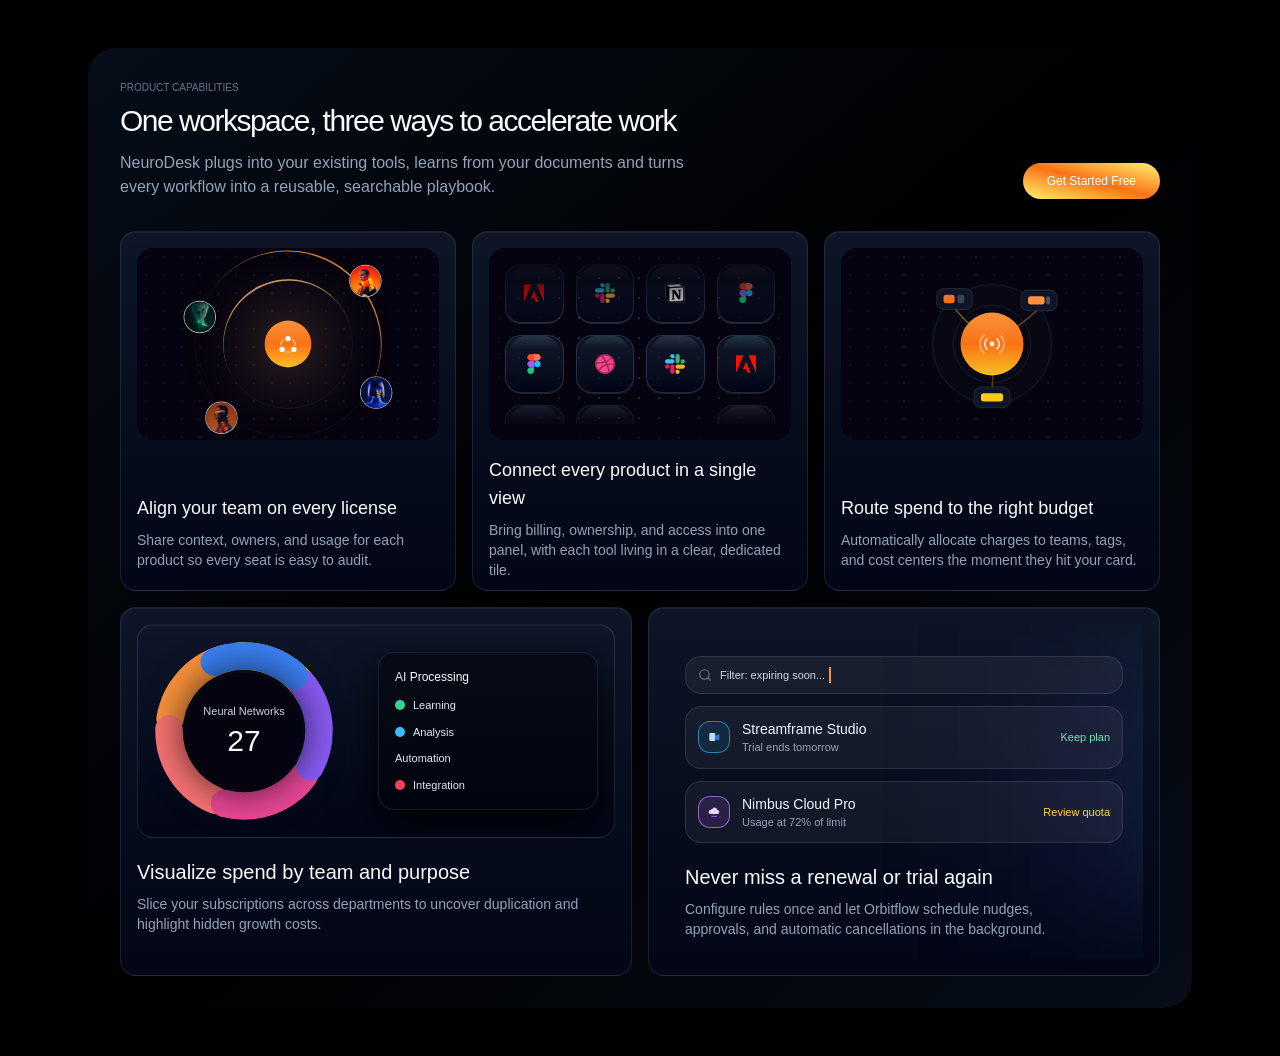
<file: assets/templates/graphic.component/index.html>
<!DOCTYPE html>

<html lang="en">
<head>
<meta charset="utf-8"/>
<meta content="width=device-width, initial-scale=1.0" name="viewport"/>
<title>Component Preview</title>
<script src="assets/resource_3fa48481346f.es"></script>
<style>
                                  html, body { height: 100%; margin: 0; padding: 0; }
                                  body { height: 100%; overflow: auto; font-family: -apple-system, BlinkMacSystemFont, 'Segoe UI', Roboto, sans-serif; background: #000000; color: #ffffff; }
                                  .component-wrapper { width: 100%; height: 100%; padding: 0; box-sizing: border-box; overflow: auto; }
                                </style>
<style data-scroll-fix="true">
        /* Scroll fixes for offline viewing */
        html, body {
            overflow: auto !important;
            overflow-x: hidden !important;
            height: auto !important;
            min-height: 100% !important;
            scroll-behavior: auto !important;
            opacity: 1 !important;
            visibility: visible !important;
        }
        
        /* Force visibility - many sites use JS animations for initial display */
        body, .wrapper, main, #__next, #app, .page, .content {
            opacity: 1 !important;
            visibility: visible !important;
            transform: none !important;
        }
        
        /* Disable loader/preloader overlays */
        .loader, .preloader, .loading, [class*="loader"], [class*="preloader"] {
            display: none !important;
            opacity: 0 !important;
        }
        
        /* Show elements that might be hidden for animation */
        .word-inner, .char, .line, [data-aos], [data-scroll],
        .hero-text span, .hero-fade, [class*="hero"] span {
            opacity: 1 !important;
            transform: none !important;
            visibility: visible !important;
        }
        
        /* Reset Tailwind animation utility classes */
        .translate-y-full, .translate-x-full, .-translate-y-full, .-translate-x-full,
        .translate-y-1\/2, .-translate-y-1\/2, .translate-y-\[100\%\], .translate-y-\[110\%\] {
            transform: none !important;
        }
        
        /* Force visibility on common hidden-for-animation patterns */
        .opacity-0, [class*="opacity-0"] {
            opacity: 1 !important;
        }
        
        /* Reset scale transforms used for animations */
        .scale-0, .scale-50, .scale-75 {
            transform: none !important;
        }
        
        html.lenis, html.lenis-smooth, 
        body.lenis, body.lenis-smooth,
        .lenis-wrapper, .lenis-content,
        [data-lenis-prevent], [data-scroll-container] {
            overflow: visible !important;
            height: auto !important;
        }
        
        /* Fix flex containers that might cut off content */
        body.flex.items-center,
        body.flex.justify-center {
            align-items: flex-start !important;
            min-height: 100vh;
            height: auto !important;
        }
        
        /* Ensure main content scrolls */
        main, #__next, #__nuxt, #app, .main-content {
            overflow: visible !important;
            height: auto !important;
        }
        </style></head>
<body>
<div class="component-wrapper">
<html><head></head><body><section class="[animation:fadeSlideIn_0.8s_ease-out_0.1s_both] animate-on-scroll lg:px-6 lg:pb-12 lg:pt-12 max-w-6xl mr-auto ml-auto pt-24 pr-4 pb-24 pl-4">
<div class="md:p-8 bg-gradient-to-br from-blue-500/10 via-blue-500/0 to-blue-500/10 rounded-[28px] pt-6 pr-6 pb-6 pl-6 shadow-[0_40px_120px_rgba(0,0,0,0.95)]" style="position: relative; --border-gradient: linear-gradient(135deg, rgba(59, 130, 246, 0.2), rgba(59, 130, 246, 0), rgba(59, 130, 246, 0.2)); --border-radius-before: 28px">
<section class="animate-on-scroll lg:pb-0 lg:pl-0 lg:pr-0 max-w-6xl mr-auto ml-auto pr-0 pb-0 pl-0" id="pricing">
<div class="flex flex-col gap-6 lg:flex-row lg:items-end lg:justify-between gap-x-6 gap-y-6 items-start">
<div class="">
<p class="text-[10px] uppercase text-slate-500 font-geist" style="">
                    Product capabilities
                  </p>
<h2 class="sm:text-3xl text-2xl text-slate-50 mt-2 font-geist font-light tracking-tighter" style="">
                    One workspace, three ways to accelerate work
                  </h2>
<p class="mt-3 text-sm sm:text-base text-slate-400 max-w-xl font-geist" style="">
                    NeuroDesk plugs into your existing tools, learns from your
                    documents and turns every workflow into a reusable,
                    searchable playbook.
                  </p>
</div>
<button class="inline-flex text-[12px] transition-all hover:brightness-110 hover:shadow-[0_0_40px_rgba(248,181,129,0.9),0_0_0_1px_rgba(251,191,36,0.7)] text-white font-geist bg-gradient-to-bl from-[#fff370] via-orange-500 to-[#fff370] h-9 rounded-full pr-6 pl-6 items-center" style="border-radius: 9999px; position: relative; --border-gradient: linear-gradient(180deg, rgba(255, 255, 255, 0.1), rgba(255, 255, 255, 0)); --border-radius-before: 9999px;" type="submit">
                  Get Started Free
                </button>
</div>
<div class="grid gap-4 md:grid-cols-3 mt-8 gap-x-4 gap-y-4">
<div class="flex flex-col overflow-hidden sm:p-4 font-geist bg-gradient-to-b from-slate-900/90 to-slate-950/95 h-[360px] border-white/10 border rounded-2xl pt-3 pr-3 pb-3 pl-3 relative shadow-[inset_0_1px_0_rgba(148,163,184,0.08)]">
<style>
                    @keyframes orbit {
                      from { transform: rotate(0deg); }
                      to { transform: rotate(360deg); }
                    }
                    @keyframes orbit-reverse {
                      from { transform: rotate(360deg); }
                      to { transform: rotate(0deg); }
                    }
                  </style>
<div class="flex flex-col h-full relative gap-4">
<div class="relative flex items-center justify-center rounded-2xl h-48 overflow-hidden bg-[#05030F] w-full shrink-0">
<div class="opacity-60 absolute top-0 right-0 bottom-0 left-0" style="
          background-image: radial-gradient(rgba(30,41,59,0.6) 1px, transparent 0);
          background-size: 18px 18px;
        "></div>
<div class="relative z-10 w-56 h-56 scale-90">
<div class="absolute inset-2 rounded-full border border-slate-900/60"></div>
<div class="absolute inset-2 rounded-full border-t-2 border-t-orange-400/80 border-l-0 border-r-0 border-b-0" style="transform: rotate(40deg);"></div>
<div class="absolute inset-10 rounded-full border border-slate-900/60"></div>
<div class="absolute inset-10 rounded-full border-t-2 border-t-orange-300/80 border-l-0 border-r-0 border-b-0" style="transform: rotate(-20deg);"></div>
<div class="absolute inset-[86px] rounded-full bg-gradient-to-b from-orange-400 via-orange-500 to-amber-400 shadow-[0_0_80px_rgba(248,181,129,0.65)] flex items-center justify-center z-20">
<svg class="w-6 h-6 text-slate-50" height="24" stroke-width="2" viewbox="0 0 24 24" width="24" xmlns="http://www.w3.org/2000/svg">
<path class="" d="M7.205 7.562a.75.75 0 0 0-.993-1.124A8.73 8.73 0 0 0 3.25 13a.75.75 0 0 0 1.5 0a7.23 7.23 0 0 1 2.455-5.438m10.583-1.124a.75.75 0 0 0-.993 1.124A7.23 7.23 0 0 1 19.25 13a.75.75 0 0 0 1.5 0a8.73 8.73 0 0 0-2.962-6.562m-7.601 13.584a.75.75 0 1 0-.374 1.452a8.8 8.8 0 0 0 4.374 0a.75.75 0 1 0-.374-1.452A7.3 7.3 0 0 1 12 20.25a7.3 7.3 0 0 1-1.813-.228" fill="currentColor" opacity=".5"></path>
<path class="" d="M9 6a3 3 0 1 0 6 0a3 3 0 0 0-6 0M2.5 18a3 3 0 1 0 6 0a3 3 0 0 0-6 0m16 3a3 3 0 1 1 0-6a3 3 0 0 1 0 6" fill="currentColor"></path>
</svg>
</div>
<div class="absolute inset-0 z-10 pointer-events-none" style="animation: orbit 40s linear infinite;">
<div class="absolute -left-1 top-16 h-9 w-9 rounded-full border border-white/70 overflow-hidden bg-[#05030F] pointer-events-auto" style="animation: orbit-reverse 40s linear infinite;">
<img alt="" class="w-full h-full object-cover" src="assets/b8deab20-79f0-4568-be6e-c4baed_b350d2ac4755.webp"/>
</div>
<div class="absolute right-2 top-6 h-9 w-9 rounded-full border border-white/70 overflow-hidden bg-[#05030F] pointer-events-auto" style="animation: orbit-reverse 40s linear infinite;">
<img alt="" class="w-full h-full object-cover" src="assets/80b61cd8-8abc-4da0-bb0d-3e4d2d_93a39a4a4edf.webp"/>
</div>
<div class="absolute -right-1 bottom-10 h-9 w-9 rounded-full border border-white/70 overflow-hidden bg-[#05030F] pointer-events-auto" style="animation: orbit-reverse 40s linear infinite;">
<img alt="" class="w-full h-full object-cover" src="assets/8ae8587a-051a-4cf8-b727-f61e05_7b17d6320008.webp"/>
</div>
<div class="absolute left-5 bottom-3 h-9 w-9 rounded-full border border-white/70 overflow-hidden bg-[#05030F] pointer-events-auto" style="animation: orbit-reverse 40s linear infinite;">
<img alt="" class="w-full h-full object-cover" src="assets/e49c05ca-9dac-4be2-81e9-3f55b5_c9b85193cd25.webp"/>
</div>
</div>
</div>
</div>
<div class="relative mt-auto pb-1">
<h2 class="md:text-lg text-lg text-slate-50" style="">
                        Align your team on every license
                      </h2>
<p class="text-sm text-slate-400 max-w-sm mt-2" style="">
                        Share context, owners, and usage for each product so
                        every seat is easy to audit.
                      </p>
</div>
</div>
</div>
<div class="flex flex-col overflow-hidden sm:p-4 font-geist bg-gradient-to-b from-slate-900/90 to-slate-950/95 h-[360px] border-white/10 border rounded-2xl pt-3 pr-3 pb-3 pl-3 relative shadow-[inset_0_1px_0_rgba(148,163,184,0.08)]">
<div class="flex flex-col h-full relative gap-4">
<div class="flex overflow-hidden h-48 bg-[#05030F] rounded-2xl relative items-center justify-center w-full shrink-0">
<div class="absolute inset-0 h-full w-full pointer-events-none select-none" style="
        background-image: radial-gradient(rgba(255, 255, 255, 0.15) 1px, transparent 1px);
        background-size: 20px 20px;
        mask-image: radial-gradient(ellipse at center, black 40%, transparent 80%);
        -webkit-mask-image: radial-gradient(ellipse at center, black 40%, transparent 80%);
     "></div>
<div class="grid grid-cols-4 content-center overflow-hidden w-full h-full z-10 pt-4 pr-4 pb-4 pl-4 relative gap-x-3 gap-y-3" style="mask-image: linear-gradient(180deg, transparent, black 40%, black 70%, transparent); -webkit-mask-image: linear-gradient(180deg, transparent, black 40%, black 70%, transparent);">
<style>
                          @keyframes aura-scroll-down {
                            0% { transform: translateY(-50%); }
                            100% { transform: translateY(0); }
                          }
                          @keyframes aura-scroll-up {
                            0% { transform: translateY(0); }
                            100% { transform: translateY(-50%); }
                          }
                          .animate-col-down { animation: aura-scroll-down 20s linear infinite; }
                          .animate-col-up { animation: aura-scroll-up 20s linear infinite; }
                        </style>
<div class="relative h-full overflow-hidden">
<div class="flex flex-col gap-3 animate-col-down w-full">
<div class="aspect-square rounded-2xl border border-slate-700/70 bg-gradient-to-b from-slate-900/90 via-slate-900/70 to-slate-950/95 shadow-[0_1px_0_rgba(148,163,184,0.2)] relative overflow-hidden flex-shrink-0">
<div class="absolute inset-x-1 top-0 h-1/2 rounded-t-2xl bg-gradient-to-b from-slate-100/10 via-slate-100/0 to-transparent"></div>
<div class="flex h-full relative items-center justify-center">
<svg class="w-5 h-5" fill="none" viewbox="0 0 256 227" xmlns="http://www.w3.org/2000/svg">
<path class="" d="m128.024 83.527l60.288 143.042h-39.513l-18.038-45.554H86.642zM256 0v226.54L161.353 0zM94.684 0L0 226.54V0z" fill="#FA0F00"></path>
</svg>
</div>
</div>
<div class="aspect-square rounded-2xl border border-slate-700/70 bg-gradient-to-b from-slate-900/90 via-slate-900/70 to-slate-950/95 shadow-[0_1px_0_rgba(148,163,184,0.2)] relative overflow-hidden flex-shrink-0">
<div class="absolute inset-x-1 top-0 h-1/2 rounded-t-2xl bg-gradient-to-b from-sky-200/15 via-transparent to-transparent"></div>
<div class="flex h-full relative items-center justify-center">
<svg class="w-5 h-5" viewbox="0 0 256 384" xmlns="http://www.w3.org/2000/svg">
<path class="" d="M64 384c35.328 0 64-28.672 64-64v-64H64c-35.328 0-64 28.672-64 64s28.672 64 64 64" fill="#0ACF83"></path>
<path class="" d="M0 192c0-35.328 28.672-64 64-64h64v128H64c-35.328 0-64-28.672-64-64" fill="#A259FF"></path>
<path class="" d="M0 64C0 28.672 28.672 0 64 0h64v128H64C28.672 128 0 99.328 0 64" fill="#F24E1E"></path>
<path class="" d="M128 0h64c35.328 0 64 28.672 64 64s-28.672 64-64 64h-64z" fill="#FF7262"></path>
<path class="" d="M256 192c0 35.328-28.672 64-64 64s-64-28.672-64-64s28.672-64 64-64s64 28.672 64 64" fill="#1ABCFE"></path>
</svg>
</div>
</div>
<div class="aspect-square rounded-2xl border border-slate-700/70 bg-gradient-to-b from-slate-900/90 via-slate-900/70 to-slate-950/95 shadow-[0_1px_0_rgba(148,163,184,0.2)] relative overflow-hidden flex-shrink-0">
<div class="absolute inset-x-1 top-0 h-1/2 rounded-t-2xl bg-gradient-to-b from-blue-200/15 via-transparent to-transparent"></div>
<div class="relative flex h-full items-center justify-center">
<svg class="w-5 h-5" viewbox="0 0 256 268" xmlns="http://www.w3.org/2000/svg">
<path class="" d="M16.092 11.538L164.09.608c18.179-1.56 22.85-.508 34.28 7.801l47.243 33.282C253.406 47.414 256 48.975 256 55.207v182.527c0 11.439-4.155 18.205-18.696 19.24L65.44 267.378c-10.913.517-16.11-1.043-21.825-8.327L8.826 213.814C2.586 205.487 0 199.254 0 191.97V29.726c0-9.352 4.155-17.153 16.092-18.188" fill="#FFF"></path>
<path class="" d="M164.09.608L16.092 11.538C4.155 12.573 0 20.374 0 29.726v162.245c0 7.284 2.585 13.516 8.826 21.843l34.789 45.237c5.715 7.284 10.912 8.844 21.825 8.327l171.864-10.404c14.532-1.035 18.696-7.801 18.696-19.24V55.207c0-5.911-2.336-7.614-9.21-12.66l-1.185-.856L198.37 8.409C186.94.1 182.27-.952 164.09.608M69.327 52.22c-14.033.945-17.216 1.159-25.186-5.323L23.876 30.778c-2.06-2.086-1.026-4.69 4.163-5.207l142.274-10.395c11.947-1.043 18.17 3.12 22.842 6.758l24.401 17.68c1.043.525 3.638 3.637.517 3.637L71.146 52.095zm-16.36 183.954V81.222c0-6.767 2.077-9.887 8.3-10.413L230.02 60.93c5.724-.517 8.31 3.12 8.31 9.879v153.917c0 6.767-1.044 12.49-10.387 13.008l-161.487 9.361c-9.343.517-13.489-2.594-13.489-10.921M212.377 89.53c1.034 4.681 0 9.362-4.681 9.897l-7.783 1.542v114.404c-6.758 3.637-12.981 5.715-18.18 5.715c-8.308 0-10.386-2.604-16.609-10.396l-50.898-80.079v77.476l16.1 3.646s0 9.362-12.989 9.362l-35.814 2.077c-1.043-2.086 0-7.284 3.63-8.318l9.351-2.595V109.823l-12.98-1.052c-1.044-4.68 1.55-11.439 8.826-11.965l38.426-2.585l52.958 81.113v-71.76l-13.498-1.552c-1.043-5.733 3.111-9.896 8.3-10.404z"></path>
</svg>
</div>
</div>
</div>
</div>
<div class="relative h-full overflow-hidden">
<div class="flex flex-col gap-3 animate-col-up w-full">
<div class="aspect-square rounded-2xl border border-slate-700/70 bg-gradient-to-b from-slate-900/90 via-slate-900/70 to-slate-950/95 shadow-[0_1px_0_rgba(148,163,184,0.2)] relative overflow-hidden flex-shrink-0">
<div class="absolute inset-x-1 top-0 h-1/2 rounded-t-2xl bg-gradient-to-b from-rose-200/15 via-transparent to-transparent"></div>
<div class="relative flex h-full items-center justify-center">
<svg class="w-5 h-5" viewbox="0 0 256 256" xmlns="http://www.w3.org/2000/svg">
<path class="" d="M53.841 161.32c0 14.832-11.987 26.82-26.819 26.82S.203 176.152.203 161.32c0-14.831 11.987-26.818 26.82-26.818H53.84zm13.41 0c0-14.831 11.987-26.818 26.819-26.818s26.819 11.987 26.819 26.819v67.047c0 14.832-11.987 26.82-26.82 26.82c-14.83 0-26.818-11.988-26.818-26.82z" fill="#E01E5A"></path>
<path class="" d="M94.07 53.638c-14.832 0-26.82-11.987-26.82-26.819S79.239 0 94.07 0s26.819 11.987 26.819 26.819v26.82zm0 13.613c14.832 0 26.819 11.987 26.819 26.819s-11.987 26.819-26.82 26.819H26.82C11.987 120.889 0 108.902 0 94.069c0-14.83 11.987-26.818 26.819-26.818z" fill="#36C5F0"></path>
<path class="" d="M201.55 94.07c0-14.832 11.987-26.82 26.818-26.82s26.82 11.988 26.82 26.82s-11.988 26.819-26.82 26.819H201.55zm-13.41 0c0 14.832-11.988 26.819-26.82 26.819c-14.831 0-26.818-11.987-26.818-26.82V26.82C134.502 11.987 146.489 0 161.32 0s26.819 11.987 26.819 26.819z" fill="#2EB67D"></path>
<path class="" d="M161.32 201.55c14.832 0 26.82 11.987 26.82 26.818s-11.988 26.82-26.82 26.82c-14.831 0-26.818-11.988-26.818-26.82V201.55zm0-13.41c-14.831 0-26.818-11.988-26.818-26.82c0-14.831 11.987-26.818 26.819-26.818h67.25c14.832 0 26.82 11.987 26.82 26.819s-11.988 26.819-26.82 26.819z" fill="#ECB22E"></path>
</svg>
</div>
</div>
<div class="aspect-square rounded-2xl border border-slate-700/70 bg-gradient-to-b from-slate-900/90 via-slate-900/70 to-slate-950/95 shadow-[0_1px_0_rgba(148,163,184,0.2)] relative overflow-hidden flex-shrink-0">
<div class="absolute inset-x-1 top-0 h-1/2 rounded-t-2xl bg-gradient-to-b from-emerald-200/15 via-transparent to-transparent"></div>
<div class="flex h-full relative items-center justify-center">
<svg class="w-5 h-5" viewbox="0 0 256 256" xmlns="http://www.w3.org/2000/svg">
<path class="" d="M128 8.5c66 0 119.4 53.4 119.4 119.3S194 247.2 128 247.2S8.6 193.8 8.6 127.9S62 8.5 128 8.5" fill="#E74D89"></path>
<path class="" d="M128 255.7c-70.6 0-128-57.3-128-127.8C0 57.3 57.4 0 128 0s128 57.3 128 127.8s-57.4 127.9-128 127.9m107.9-110.4c-3.7-1.2-33.8-10.1-68.1-4.7c14.3 39.2 20.1 71.2 21.2 77.8c24.6-16.5 42.1-42.7 46.9-73.1m-65.2 83.2c-1.6-9.6-8-43-23.3-82.8c-.2.1-.5.2-.7.2c-61.7 21.5-83.8 64.2-85.8 68.2c18.5 14.4 41.8 23 67.1 23c15.1.1 29.6-3 42.7-8.6M46.8 201c2.5-4.2 32.5-53.8 88.9-72.1c1.4-.5 2.9-.9 4.3-1.3c-2.7-6.2-5.7-12.4-8.9-18.5c-54.6 16.3-107.6 15.6-112.4 15.5c0 1.1-.1 2.2-.1 3.3c.1 28.1 10.7 53.7 28.2 73.1M21 105.6c4.9.1 49.9.3 101.1-13.3C104 60.1 84.4 33.1 81.6 29.2C50.9 43.6 28.1 71.8 21 105.6m81.4-83.8c3 4 22.9 31 40.8 63.9c38.9-14.6 55.3-36.6 57.3-39.4c-19.3-17.1-44.7-27.5-72.5-27.5c-8.8 0-17.4 1.1-25.6 3m110.2 37.1c-2.3 3.1-20.6 26.6-61 43.1c2.5 5.2 5 10.5 7.3 15.8c.8 1.9 1.6 3.8 2.4 5.6c36.4-4.6 72.5 2.8 76.1 3.5c-.3-25.7-9.5-49.4-24.8-68" fill="#B2215A"></path>
</svg>
</div>
</div>
<div class="aspect-square rounded-2xl border border-slate-700/70 bg-gradient-to-b from-slate-900/90 via-slate-900/70 to-slate-950/95 shadow-[0_1px_0_rgba(148,163,184,0.2)] relative overflow-hidden flex-shrink-0">
<div class="absolute inset-x-1 top-0 h-1/2 rounded-t-2xl bg-gradient-to-b from-lime-200/15 via-transparent to-transparent"></div>
<div class="flex h-full relative items-center justify-center">
<svg class="w-5 h-5" viewbox="0 0 256 384" xmlns="http://www.w3.org/2000/svg">
<path class="" d="M64 384c35.328 0 64-28.672 64-64v-64H64c-35.328 0-64 28.672-64 64s28.672 64 64 64" fill="#0ACF83"></path>
<path class="" d="M0 192c0-35.328 28.672-64 64-64h64v128H64c-35.328 0-64-28.672-64-64" fill="#A259FF"></path>
<path class="" d="M0 64C0 28.672 28.672 0 64 0h64v128H64C28.672 128 0 99.328 0 64" fill="#F24E1E"></path>
<path class="" d="M128 0h64c35.328 0 64 28.672 64 64s-28.672 64-64 64h-64z" fill="#FF7262"></path>
<path class="" d="M256 192c0 35.328-28.672 64-64 64s-64-28.672-64-64s28.672-64 64-64s64 28.672 64 64" fill="#1ABCFE"></path>
</svg>
</div>
</div>
</div>
</div>
<div class="overflow-hidden h-full relative">
<div class="flex flex-col gap-3 animate-col-down w-full">
<div class="aspect-square rounded-2xl border border-slate-700/70 bg-gradient-to-b from-slate-900/90 via-slate-900/70 to-slate-950/95 shadow-[0_1px_0_rgba(148,163,184,0.2)] relative overflow-hidden flex-shrink-0">
<div class="absolute inset-x-1 top-0 h-1/2 rounded-t-2xl bg-gradient-to-b from-indigo-200/15 via-transparent to-transparent"></div>
<div class="relative flex h-full items-center justify-center">
<svg class="w-5 h-5" viewbox="0 0 256 268" xmlns="http://www.w3.org/2000/svg">
<path class="" d="M16.092 11.538L164.09.608c18.179-1.56 22.85-.508 34.28 7.801l47.243 33.282C253.406 47.414 256 48.975 256 55.207v182.527c0 11.439-4.155 18.205-18.696 19.24L65.44 267.378c-10.913.517-16.11-1.043-21.825-8.327L8.826 213.814C2.586 205.487 0 199.254 0 191.97V29.726c0-9.352 4.155-17.153 16.092-18.188" fill="#FFF"></path>
<path class="" d="M164.09.608L16.092 11.538C4.155 12.573 0 20.374 0 29.726v162.245c0 7.284 2.585 13.516 8.826 21.843l34.789 45.237c5.715 7.284 10.912 8.844 21.825 8.327l171.864-10.404c14.532-1.035 18.696-7.801 18.696-19.24V55.207c0-5.911-2.336-7.614-9.21-12.66l-1.185-.856L198.37 8.409C186.94.1 182.27-.952 164.09.608M69.327 52.22c-14.033.945-17.216 1.159-25.186-5.323L23.876 30.778c-2.06-2.086-1.026-4.69 4.163-5.207l142.274-10.395c11.947-1.043 18.17 3.12 22.842 6.758l24.401 17.68c1.043.525 3.638 3.637.517 3.637L71.146 52.095zm-16.36 183.954V81.222c0-6.767 2.077-9.887 8.3-10.413L230.02 60.93c5.724-.517 8.31 3.12 8.31 9.879v153.917c0 6.767-1.044 12.49-10.387 13.008l-161.487 9.361c-9.343.517-13.489-2.594-13.489-10.921M212.377 89.53c1.034 4.681 0 9.362-4.681 9.897l-7.783 1.542v114.404c-6.758 3.637-12.981 5.715-18.18 5.715c-8.308 0-10.386-2.604-16.609-10.396l-50.898-80.079v77.476l16.1 3.646s0 9.362-12.989 9.362l-35.814 2.077c-1.043-2.086 0-7.284 3.63-8.318l9.351-2.595V109.823l-12.98-1.052c-1.044-4.68 1.55-11.439 8.826-11.965l38.426-2.585l52.958 81.113v-71.76l-13.498-1.552c-1.043-5.733 3.111-9.896 8.3-10.404z"></path>
</svg>
</div>
</div>
<div class="aspect-square rounded-2xl border border-slate-700/70 bg-gradient-to-b from-slate-900/90 via-slate-900/70 to-slate-950/95 shadow-[0_1px_0_rgba(148,163,184,0.2)] relative overflow-hidden flex-shrink-0">
<div class="absolute inset-x-1 top-0 h-1/2 rounded-t-2xl bg-gradient-to-b from-violet-200/15 via-transparent to-transparent"></div>
<div class="relative flex h-full items-center justify-center">
<svg class="w-5 h-5" viewbox="0 0 256 256" xmlns="http://www.w3.org/2000/svg">
<path class="" d="M53.841 161.32c0 14.832-11.987 26.82-26.819 26.82S.203 176.152.203 161.32c0-14.831 11.987-26.818 26.82-26.818H53.84zm13.41 0c0-14.831 11.987-26.818 26.819-26.818s26.819 11.987 26.819 26.819v67.047c0 14.832-11.987 26.82-26.82 26.82c-14.83 0-26.818-11.988-26.818-26.82z" fill="#E01E5A"></path>
<path class="" d="M94.07 53.638c-14.832 0-26.82-11.987-26.82-26.819S79.239 0 94.07 0s26.819 11.987 26.819 26.819v26.82zm0 13.613c14.832 0 26.819 11.987 26.819 26.819s-11.987 26.819-26.82 26.819H26.82C11.987 120.889 0 108.902 0 94.069c0-14.83 11.987-26.818 26.819-26.818z" fill="#36C5F0"></path>
<path class="" d="M201.55 94.07c0-14.832 11.987-26.82 26.818-26.82s26.82 11.988 26.82 26.82s-11.988 26.819-26.82 26.819H201.55zm-13.41 0c0 14.832-11.988 26.819-26.82 26.819c-14.831 0-26.818-11.987-26.818-26.82V26.82C134.502 11.987 146.489 0 161.32 0s26.819 11.987 26.819 26.819z" fill="#2EB67D"></path>
<path class="" d="M161.32 201.55c14.832 0 26.82 11.987 26.82 26.818s-11.988 26.82-26.82 26.82c-14.831 0-26.818-11.988-26.818-26.82V201.55zm0-13.41c-14.831 0-26.818-11.988-26.818-26.82c0-14.831 11.987-26.818 26.819-26.818h67.25c14.832 0 26.82 11.987 26.82 26.819s-11.988 26.819-26.82 26.819z" fill="#ECB22E"></path>
</svg>
</div>
</div>
</div>
</div>
<div class="relative h-full overflow-hidden">
<div class="flex flex-col gap-3 animate-col-up w-full">
<div class="aspect-square rounded-2xl border border-slate-700/70 bg-gradient-to-b from-slate-900/90 via-slate-900/70 to-slate-950/95 shadow-[0_1px_0_rgba(148,163,184,0.2)] relative overflow-hidden flex-shrink-0">
<div class="absolute inset-x-1 top-0 h-1/2 rounded-t-2xl bg-gradient-to-b from-lime-200/15 via-transparent to-transparent"></div>
<div class="flex h-full relative items-center justify-center">
<svg class="w-5 h-5" viewbox="0 0 256 384" xmlns="http://www.w3.org/2000/svg">
<path class="" d="M64 384c35.328 0 64-28.672 64-64v-64H64c-35.328 0-64 28.672-64 64s28.672 64 64 64" fill="#0ACF83"></path>
<path class="" d="M0 192c0-35.328 28.672-64 64-64h64v128H64c-35.328 0-64-28.672-64-64" fill="#A259FF"></path>
<path class="" d="M0 64C0 28.672 28.672 0 64 0h64v128H64C28.672 128 0 99.328 0 64" fill="#F24E1E"></path>
<path class="" d="M128 0h64c35.328 0 64 28.672 64 64s-28.672 64-64 64h-64z" fill="#FF7262"></path>
<path class="" d="M256 192c0 35.328-28.672 64-64 64s-64-28.672-64-64s28.672-64 64-64s64 28.672 64 64" fill="#1ABCFE"></path>
</svg>
</div>
</div>
<div class="aspect-square rounded-2xl border border-slate-700/70 bg-gradient-to-b from-slate-900/90 via-slate-900/70 to-slate-950/95 shadow-[0_1px_0_rgba(148,163,184,0.2)] relative overflow-hidden flex-shrink-0">
<div class="absolute inset-x-1 top-0 h-1/2 rounded-t-2xl bg-gradient-to-b from-teal-200/15 via-transparent to-transparent"></div>
<div class="flex h-full relative items-center justify-center">
<svg class="w-5 h-5" fill="none" viewbox="0 0 256 227" xmlns="http://www.w3.org/2000/svg">
<path class="" d="m128.024 83.527l60.288 143.042h-39.513l-18.038-45.554H86.642zM256 0v226.54L161.353 0zM94.684 0L0 226.54V0z" fill="#FA0F00"></path>
</svg>
</div>
</div>
<div class="aspect-square rounded-2xl border border-slate-700/70 bg-gradient-to-b from-slate-900/90 via-slate-900/70 to-slate-950/95 shadow-[0_1px_0_rgba(148,163,184,0.2)] relative overflow-hidden flex-shrink-0">
<div class="absolute inset-x-1 top-0 h-1/2 rounded-t-2xl bg-gradient-to-b from-orange-200/15 via-transparent to-transparent"></div>
<div class="flex h-full relative items-center justify-center">
<svg class="w-5 h-5" viewbox="0 0 256 256" xmlns="http://www.w3.org/2000/svg">
<path class="" d="M128 8.5c66 0 119.4 53.4 119.4 119.3S194 247.2 128 247.2S8.6 193.8 8.6 127.9S62 8.5 128 8.5" fill="#E74D89"></path>
<path class="" d="M128 255.7c-70.6 0-128-57.3-128-127.8C0 57.3 57.4 0 128 0s128 57.3 128 127.8s-57.4 127.9-128 127.9m107.9-110.4c-3.7-1.2-33.8-10.1-68.1-4.7c14.3 39.2 20.1 71.2 21.2 77.8c24.6-16.5 42.1-42.7 46.9-73.1m-65.2 83.2c-1.6-9.6-8-43-23.3-82.8c-.2.1-.5.2-.7.2c-61.7 21.5-83.8 64.2-85.8 68.2c18.5 14.4 41.8 23 67.1 23c15.1.1 29.6-3 42.7-8.6M46.8 201c2.5-4.2 32.5-53.8 88.9-72.1c1.4-.5 2.9-.9 4.3-1.3c-2.7-6.2-5.7-12.4-8.9-18.5c-54.6 16.3-107.6 15.6-112.4 15.5c0 1.1-.1 2.2-.1 3.3c.1 28.1 10.7 53.7 28.2 73.1M21 105.6c4.9.1 49.9.3 101.1-13.3C104 60.1 84.4 33.1 81.6 29.2C50.9 43.6 28.1 71.8 21 105.6m81.4-83.8c3 4 22.9 31 40.8 63.9c38.9-14.6 55.3-36.6 57.3-39.4c-19.3-17.1-44.7-27.5-72.5-27.5c-8.8 0-17.4 1.1-25.6 3m110.2 37.1c-2.3 3.1-20.6 26.6-61 43.1c2.5 5.2 5 10.5 7.3 15.8c.8 1.9 1.6 3.8 2.4 5.6c36.4-4.6 72.5 2.8 76.1 3.5c-.3-25.7-9.5-49.4-24.8-68" fill="#B2215A"></path>
</svg>
</div>
</div>
</div>
</div>
</div>
</div>
<div class="relative mt-auto pb-1">
<h2 class="md:text-lg text-lg text-slate-50 font-geist" style="">
                        Connect every product in a single view
                      </h2>
<p class="text-sm text-slate-400 max-w-sm mt-2" style="">
                        Bring billing, ownership, and access into one panel,
                        with each tool living in a clear, dedicated tile.
                      </p>
</div>
</div>
</div>
<div class="flex flex-col overflow-hidden sm:p-4 font-geist bg-gradient-to-b from-slate-900/90 to-slate-950/95 h-[360px] border-white/10 border rounded-2xl pt-3 pr-3 pb-3 pl-3 relative shadow-[inset_0_1px_0_rgba(148,163,184,0.08)]">
<style>
                    @keyframes float { 0%, 100% { transform: translateY(0px); } 50% { transform: translateY(-6px); } }
                    @keyframes pulse-glow { 0%, 100% { transform: scale(1); box-shadow: 0 0 80px rgba(248,181,129,0.6); } 50% { transform: scale(1.05); box-shadow: 0 0 120px rgba(248,181,129,0.8); } }
                    .animate-float-1 { animation: float 4s ease-in-out infinite; }
                    .animate-float-2 { animation: float 5s ease-in-out infinite; animation-delay: 1s; }
                    .animate-float-3 { animation: float 4.5s ease-in-out infinite; animation-delay: 2s; }
                    .animate-pulse-logo { animation: pulse-glow 3s ease-in-out infinite; }
                  </style>
<div class="flex flex-col h-full relative gap-4">
<div class="relative flex items-center justify-center rounded-2xl h-48 overflow-hidden bg-[#05030F] w-full shrink-0">
<div class="opacity-60 absolute top-0 right-0 bottom-0 left-0 pointer-events-none" style="background-image: radial-gradient(rgba(30,41,59,0.6) 1px, transparent 0); background-size: 18px 18px;"></div>
<div class="flex w-[200px] h-[200px] relative items-center justify-center scale-90">
<svg class="relative w-[260px] h-[220px] z-10 pointer-events-none select-none" viewbox="0 0 260 220">
<circle class="" cx="130" cy="110" fill="rgba(8,9,20,0.95)" r="88"></circle>
<circle class="" cx="130" cy="110" fill="none" r="86" stroke="rgba(255,255,255,0.1)" stroke-width="1"></circle>
<circle class="" cx="130" cy="110" fill="none" r="56" stroke="rgba(255,255,255,0.1)" stroke-width="1"></circle>
<g class="" fill="none" stroke-linecap="round" stroke-width="2">
<path class="" d="M130 110 C 105 90 85 70 76 58" stroke="rgba(252,211,77,0.4)"></path>
<path class="" d="M130 110 C 160 90 188 70 198 58" stroke="rgba(251,146,60,0.4)"></path>
<path class="" d="M130 110 C 132 135 132 155 130 176" stroke="rgba(249,115,22,0.4)"></path>
</g>
<g class="" transform="translate(50,30)">
<g class="animate-float-1">
<rect class="" fill="rgba(15,23,42,0.95)" height="30" rx="10" stroke="rgba(248,250,252,0.15)" width="52"></rect>
<rect class="" fill="#f97316" height="12" rx="4" width="16" x="10" y="9"></rect>
<rect class="" fill="rgba(248,250,252,0.2)" height="12" rx="3" width="10" x="30" y="9"></rect>
</g>
</g>
<g class="" transform="translate(172,32)">
<g class="animate-float-2">
<rect class="" fill="rgba(15,23,42,0.95)" height="30" rx="10" stroke="rgba(248,250,252,0.15)" width="52"></rect>
<rect class="" fill="#fb923c" height="12" rx="4" width="24" x="10" y="9"></rect>
<rect class="" fill="rgba(248,250,252,0.25)" height="12" rx="3" width="6" x="36" y="9"></rect>
</g>
</g>
<g class="" transform="translate(104,172)">
<g class="animate-float-3">
<rect class="" fill="rgba(15,23,42,0.95)" height="30" rx="10" stroke="rgba(248,250,252,0.15)" width="52"></rect>
<rect class="" fill="#facc15" height="12" rx="4" width="32" x="10" y="9"></rect>
</g>
</g>
</svg>
<div class="absolute w-[70px] h-[70px] rounded-full bg-gradient-to-b from-orange-400 via-orange-500 to-amber-400 flex items-center justify-center z-20 animate-pulse-logo">
<svg class="opacity-90 w-8 h-8 text-white" fill="currentColor" viewbox="0 0 24 24" xmlns="http://www.w3.org/2000/svg">
<path class="" d="M12 14a2 2 0 1 0 0-4a2 2 0 0 0 0 4"></path>
<path class="" d="M5.467 4.392a.75.75 0 0 1-.001 1.06A9.22 9.22 0 0 0 2.75 12a9.22 9.22 0 0 0 2.775 6.606a.75.75 0 1 1-1.05 1.071A10.72 10.72 0 0 1 1.25 12c0-2.972 1.207-5.664 3.156-7.609a.75.75 0 0 1 1.06.001m13.15.072a.75.75 0 0 1 1.061.011A10.72 10.72 0 0 1 22.75 12c0 2.964-1.2 5.65-3.141 7.594a.75.75 0 1 1-1.062-1.06A9.22 9.22 0 0 0 21.25 12a9.22 9.22 0 0 0-2.644-6.475a.75.75 0 0 1 .01-1.06" opacity=".4"></path>
<path class="" d="M8.31 7.488a.75.75 0 0 1-.036 1.06c-.949.888-1.524 2.102-1.524 3.434c0 1.348.589 2.575 1.558 3.466a.75.75 0 0 1-1.016 1.104c-1.252-1.151-2.042-2.77-2.042-4.57c0-1.779.771-3.38 2-4.53a.75.75 0 0 1 1.06.036m7.433.038a.75.75 0 0 1 1.06-.024c1.197 1.145 1.947 2.727 1.947 4.48c0 1.775-.767 3.373-1.99 4.521a.75.75 0 0 1-1.027-1.093c.945-.887 1.517-2.1 1.517-3.428c0-1.313-.559-2.512-1.484-3.396a.75.75 0 0 1-.023-1.06" opacity=".8"></path>
</svg>
</div>
</div>
</div>
<div class="relative mt-auto pb-1">
<h2 class="md:text-lg text-lg text-slate-50" style="">
                        Route spend to the right budget
                      </h2>
<p class="text-sm text-slate-400 max-w-sm mt-2" style="">
                        Automatically allocate charges to teams, tags, and cost
                        centers the moment they hit your card.
                      </p>
</div>
</div>
</div>
</div>
<div class="grid md:grid-cols-2 mt-4 gap-x-4 gap-y-4">
<style>
                  @keyframes aura-spin-chart { from { transform: rotate(-90deg); } to { transform: rotate(270deg); } }
                  @keyframes aura-float-card { 0%, 100% { transform: translateY(0px); } 50% { transform: translateY(-6px); } }
                  @keyframes aura-pulse-slow { 0%, 100% { opacity: 0.3; transform: scale(1); } 50% { opacity: 0.6; transform: scale(1.05); } }
                </style>
<!-- Feature 1 -->
<div class="overflow-hidden sm:p-4 font-geist bg-gradient-to-b from-slate-900/90 to-slate-950/95 border-white/10 border rounded-2xl pt-3 pr-3 pb-3 pl-3 relative shadow-[inset_0_1px_0_rgba(148,163,184,0.08)]">
<!-- Soft outer glow / frame -->
<div class="flex-1 flex flex-col gap-5 relative gap-x-5 gap-y-5 justify-between">
<div class="overflow-hidden sm:p-4 font-geist bg-gradient-to-b from-slate-900/90 to-slate-950/95 border-white/10 border rounded-2xl pt-3 pr-3 pb-3 pl-3 relative shadow-[inset_0_1px_0_rgba(148,163,184,0.08)]">
<style>
                        @keyframes aura-chart-fill {
                          0% { stroke-dasharray: 0 95; opacity: 0; }
                          15% { opacity: 1; }
                          100% { stroke-dasharray: 18 77; opacity: 1; }
                        }
                        .aura-slice {
                          animation: aura-chart-fill 1.5s cubic-bezier(0.4, 0, 0.2, 1) forwards;
                          opacity: 0;
                        }
                      </style>
<div class="flex flex-col md:flex-row items-center justify-center md:justify-between gap-8">
<div class="relative w-[180px] h-[180px]">
<svg class="w-[180px] h-[180px]" stroke-width="3.4" style="animation: aura-spin-chart 60s linear infinite; transform: rotate(-90deg);" viewbox="0 0 36 36">
<circle class="" cx="18" cy="18" fill="none" opacity="0.9" r="15" stroke="#020617" stroke-width="5.5"></circle>
<circle class="aura-slice" cx="18" cy="18" fill="none" r="15" stroke="#facc15" stroke-dasharray="18 77" stroke-dashoffset="2" stroke-linecap="round" stroke-width="5.5" style="animation-delay: 0.1s"></circle>
<circle class="aura-slice" cx="18" cy="18" fill="none" r="15" stroke="#fb923c" stroke-dasharray="18 77" stroke-dashoffset="22" stroke-linecap="round" stroke-width="5.5" style="animation-delay: 0.2s"></circle>
<circle class="aura-slice" cx="18" cy="18" fill="none" r="15" stroke="#f97373" stroke-dasharray="18 77" stroke-dashoffset="42" stroke-linecap="round" stroke-width="5.5" style="animation-delay: 0.3s"></circle>
<circle class="aura-slice" cx="18" cy="18" fill="none" r="15" stroke="#ec4899" stroke-dasharray="18 77" stroke-dashoffset="62" stroke-linecap="round" stroke-width="5.5" style="animation-delay: 0.4s"></circle>
<circle class="aura-slice" cx="18" cy="18" fill="none" r="15" stroke="#8b5cf6" stroke-dasharray="18 77" stroke-dashoffset="82" stroke-linecap="round" stroke-width="5.5" style="animation-delay: 0.5s"></circle>
<circle class="aura-slice" cx="18" cy="18" fill="none" r="15" stroke="#3b82f6" stroke-dasharray="18 77" stroke-dashoffset="102" stroke-linecap="round" stroke-width="5.5" style="animation-delay: 0.6s"></circle>
</svg>
<div class="absolute inset-[32px] rounded-full bg-[#05030F] shadow-[0_0_40px_rgba(0,0,0,0.85)] flex flex-col items-center justify-center text-center">
<span class="text-[11px] text-slate-300" style="">
                              Neural Networks
                            </span>
<span class="mt-1 text-3xl font-medium text-slate-50">
                              27
                            </span>
</div>
</div>
<div class="w-full max-w-[220px] rounded-2xl bg-black/40 border border-slate-800/70 shadow-[0_18px_45px_rgba(0,0,0,0.85)] px-4 py-4">
<div class="flex items-center justify-between text-xs mb-3">
<span class="text-slate-200" style="">
                              AI
                              <span class="text-slate-50" style="">
                                Processing
                              </span>
</span>
</div>
<div class="space-y-2.5 text-[11px]">
<div class="flex items-center justify-between">
<div class="flex items-center gap-2">
<span class="h-2.5 w-2.5 rounded-full bg-emerald-400"></span>
<span class="text-slate-200" style="">Learning</span>
</div>
</div>
<div class="flex items-center justify-between">
<div class="flex items-center gap-2">
<span class="h-2.5 w-2.5 rounded-full bg-sky-400"></span>
<span class="text-slate-200" style="">Analysis</span>
</div>
</div>
<div class="flex items-center justify-between">
<div class="">
<span class="h-2.5 w-2.5 rounded-full bg-indigo-400"></span>
<span class="text-slate-200" style="">Automation</span>
</div>
</div>
<div class="flex items-center justify-between">
<div class="flex items-center gap-2">
<span class="h-2.5 w-2.5 rounded-full bg-rose-500"></span>
<span class="text-slate-200" style="">Integration</span>
</div>
</div>
</div>
</div>
</div>
</div>
<div class="relative">
<h2 class="md:text-xl text-lg text-slate-50 font-geist" style="">
                        Visualize spend by team and purpose
                      </h2>
<p class="mt-2 text-sm text-slate-400 font-geist" style="">
                        Slice your subscriptions across departments to uncover
                        duplication and highlight hidden growth costs.
                      </p>
</div>
</div>
</div>
<div class="overflow-hidden sm:p-4 font-geist bg-gradient-to-b from-slate-900/90 to-slate-950/95 border-white/10 border rounded-2xl pt-3 pr-3 pb-3 pl-3 relative shadow-[inset_0_1px_0_rgba(148,163,184,0.08)]">
<!-- Soft outer glow / frame -->
<div class="overflow-hidden sm:p-5 font-geist h-full border-0 rounded-none pt-4 pr-4 pb-4 pl-4 relative">
<div class="absolute inset-0 pointer-events-none">
<div class="absolute inset-y-8 right-[-40%] w-[80%] bg-gradient-to-l from-emerald-500/30 via-indigo-500/10 to-transparent blur-3xl" style="animation: aura-pulse-slow 8s ease-in-out infinite;"></div>
</div>
<div class="flex-1 flex flex-col gap-5 relative gap-x-5 gap-y-5 justify-between">
<div class="space-y-3">
<style>
                          @keyframes aura-typing {
                            0%, 5% { width: 0; }
                            40%, 80% { width: 100%; }
                            90%, 100% { width: 0; }
                          }
                          @keyframes aura-blink {
                            0%, 100% { border-color: transparent; }
                            50% { border-color: #fb923c; }
                          }
                        </style>
<div class="relative">
<div class="absolute inset-0 bg-gradient-to-r from-emerald-500/20 via-transparent to-transparent rounded-2xl blur-md" style=""></div>
</div>
<div class="flex flex-col gap-3">
<div class="flex items-center gap-2 rounded-2xl bg-white/5 border border-white/10 px-3 py-2.5">
<svg class="text-slate-500" fill="none" height="14" stroke="currentColor" stroke-linecap="round" stroke-linejoin="round" stroke-width="2" viewbox="0 0 24 24" width="14" xmlns="http://www.w3.org/2000/svg">
<circle class="" cx="11" cy="11" r="8"></circle>
<path class="" d="m21 21-4.3-4.3"></path>
</svg>
<div class="h-4 flex items-center">
<span class="text-[11px] text-slate-300 font-geist whitespace-nowrap overflow-hidden border-r-2 border-orange-400 pr-1" style="animation: 4s steps(25) 0s infinite normal none running aura-typing, 0.75s step-end 0s infinite normal none running aura-blink; display: inline-block; vertical-align: middle;">
                                Filter: expiring soon...
                              </span>
</div>
</div>
<div class="flex items-center justify-between rounded-2xl bg-white/5 border border-white/10 px-3 py-3" style="animation: aura-float-card 5s ease-in-out infinite;">
<div class="flex items-center gap-3">
<div class="h-8 w-8 rounded-xl bg-sky-500/10 border border-sky-400/60 flex items-center justify-center" style="">
<svg class="w-[16px] h-[16px]" data-icon-replaced="true" stroke-width="2" style="color: rgb(241, 245, 249); width: 16px; height: 16px;" viewbox="0 0 24 24" xmlns="http://www.w3.org/2000/svg">
<path class="" d="M5 7.5A1.5 1.5 0 0 1 6.5 6h6A1.5 1.5 0 0 1 14 7.5v9A1.5 1.5 0 0 1 12.5 18h-6A1.5 1.5 0 0 1 5 16.5Z" fill="#bfdbfe"></path>
<path class="" d="M14 10.5 18.5 8A1 1 0 0 1 20 8.87v7.26a1 1 0 0 1-1.5.87L14 15Z" fill="#3b82f6" opacity="0.9"></path>
</svg>
</div>
<div class="">
<p class="text-sm text-slate-100 font-geist" style="">
                                  Streamframe Studio
                                </p>
<p class="text-[11px] text-slate-400 font-geist" style="">
                                  Trial ends tomorrow
                                </p>
</div>
</div>
<button class="text-[11px] text-emerald-300 hover:text-emerald-200 font-geist" style="">
                              Keep plan
                            </button>
</div>
<div class="flex items-center justify-between rounded-2xl bg-white/5 border border-white/10 px-3 py-3" style="animation: aura-float-card 5s ease-in-out infinite; animation-delay: 1.5s;">
<div class="flex items-center gap-3">
<div class="h-8 w-8 rounded-xl bg-purple-500/15 border border-purple-400/70 flex items-center justify-center" style="">
<svg class="h-4 w-4" viewbox="0 0 24 24" xmlns="http://www.w3.org/2000/svg">
<path class="" d="M9.5 7.5A4 4 0 0 1 17 9a3 3 0 0 1 0 6H7A3 3 0 0 1 7 9a4 4 0 0 1 2.5-1.5Z" fill="#e9d5ff"></path>
<path class="" d="M9 18.5h7" stroke="#a855f7" stroke-linecap="round" stroke-width="1.5"></path>
</svg>
</div>
<div class="">
<p class="text-sm text-slate-100 font-geist" style="">
                                  Nimbus Cloud Pro
                                </p>
<p class="text-[11px] text-slate-400 font-geist" style="">
                                  Usage at 72% of limit
                                </p>
</div>
</div>
<span class="text-[11px] text-amber-300 font-geist" style="">
                              Review quota
                            </span>
</div>
</div>
</div>
<div class="relative">
<h2 class="md:text-xl text-lg text-slate-50 font-geist" style="">
                          Never miss a renewal or trial again
                        </h2>
<p class="mt-2 text-sm text-slate-400 max-w-sm font-geist" style="">
                          Configure rules once and let Orbitflow schedule
                          nudges, approvals, and automatic cancellations in the
                          background.
                        </p>
</div>
</div>
</div>
</div>
<!-- Feature 2 -->
<!-- Feature 3 -->
</div>
</section>
<!-- ⭐ DIVIDER -->
<!-- ⭐ THIRD ROW BELOW BOTH COLUMNS -->
</div>
</section></body></html>
</div>
<script>
      (function() {
        function checkAndCenter() {
          // Use double requestAnimationFrame to ensure DOM is fully painted and layout is stable
          requestAnimationFrame(function() {
            requestAnimationFrame(function() {
              const wrapper = document.querySelector('.component-wrapper');
              if (!wrapper) return;
              
              // Get all child elements
              const children = Array.from(wrapper.children);
              if (children.length === 0) return;
              
              // Temporarily override wrapper styles to shrink-wrap for measurement
              // Set inline styles to shrink-wrap (inline styles override CSS)
              wrapper.style.display = 'inline-block';
              wrapper.style.width = 'auto';
              wrapper.style.height = 'auto';
              wrapper.style.overflow = 'visible';
              wrapper.style.boxSizing = 'content-box';
              
              // Force multiple reflows to ensure styles are fully applied
              void wrapper.offsetHeight;
              void wrapper.offsetWidth;
              void wrapper.offsetHeight;
              
              // Measure the wrapper's content size
              const contentWidth = wrapper.offsetWidth;
              const contentHeight = wrapper.offsetHeight;
              
              // Restore original styles by removing inline styles we added
              wrapper.style.removeProperty('display');
              wrapper.style.removeProperty('width');
              wrapper.style.removeProperty('height');
              wrapper.style.removeProperty('overflow');
              wrapper.style.removeProperty('box-sizing');
              
              // If content is less than 500x500, center it
              if (contentWidth > 0 && contentHeight > 0 && contentWidth < 500 && contentHeight < 500) {
                wrapper.style.display = 'flex';
                wrapper.style.alignItems = 'center';
                wrapper.style.justifyContent = 'center';
              }
            });
          });
        }
        
        // Check immediately and after delays to ensure content is rendered and styled
        function runChecks() {
          checkAndCenter();
          setTimeout(checkAndCenter, 50);
          setTimeout(checkAndCenter, 150);
          setTimeout(checkAndCenter, 300);
          setTimeout(checkAndCenter, 500);
          setTimeout(checkAndCenter, 1000);
        }
        
        if (document.readyState === 'loading') {
          document.addEventListener('DOMContentLoaded', runChecks);
        } else {
          runChecks();
        }
        
        // Also check when images or other resources load
        window.addEventListener('load', () => {
          setTimeout(checkAndCenter, 100);
          setTimeout(checkAndCenter, 300);
        });
        
        // Use ResizeObserver to detect size changes
        if (window.ResizeObserver) {
          setTimeout(() => {
            const wrapper = document.querySelector('.component-wrapper');
            if (wrapper) {
              const observer = new ResizeObserver(() => {
                setTimeout(checkAndCenter, 50);
              });
              observer.observe(wrapper);
            }
          }, 500);
        }
      })();
    </script>
</body>
</html>
</file>
